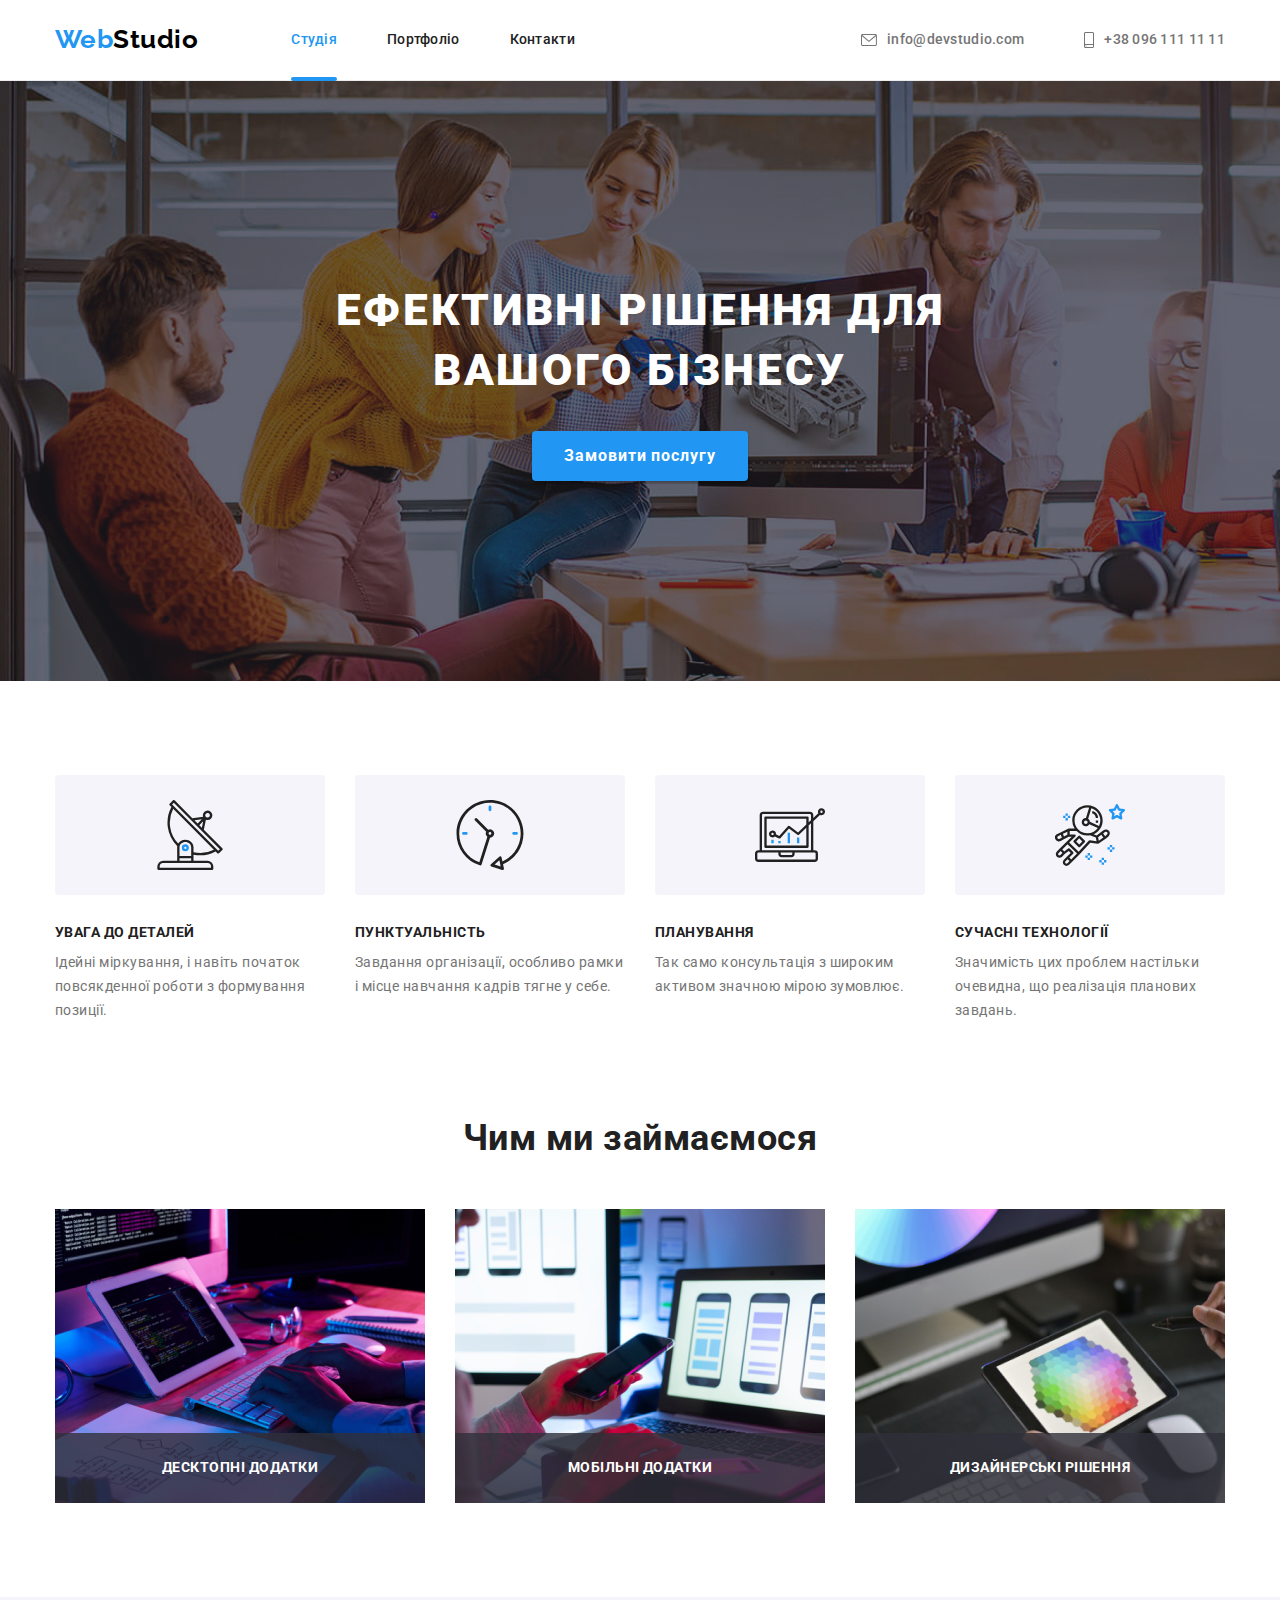
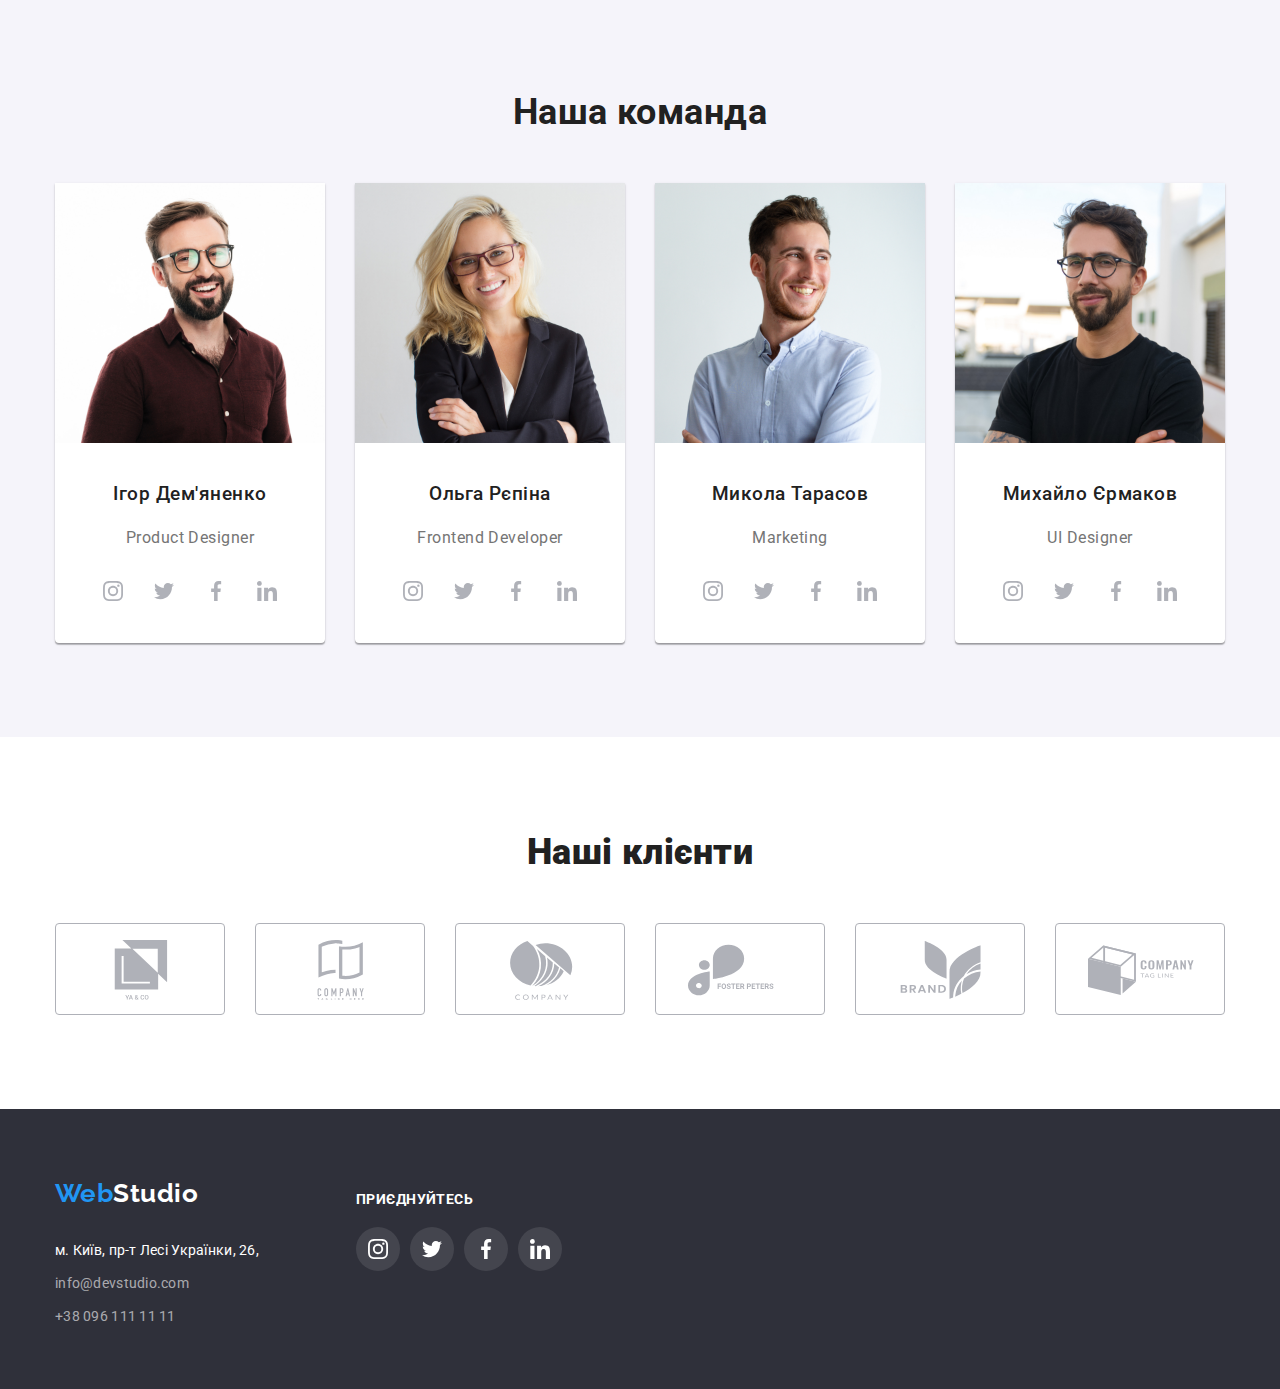
<file: index.html>
<!DOCTYPE html>
<html lang="uk-UA">
  <head>
    <meta charset="UTF-8" />
    <meta http-equiv="X-UA-Compatible" content="IE=edge" />
    <meta name="viewport" content="width=device-width, initial-scale=1.0" />
    <title>Document</title>
    <link rel="preconnect" href="https://fonts.googleapis.com" />
    <link rel="preconnect" href="https://fonts.gstatic.com" crossorigin />
    <link
      href="https://fonts.googleapis.com/css2?family=Raleway:wght@700&family=Roboto:wght@400;500;700;900&display=swap"
      rel="stylesheet"
    />
    <link
      rel="stylesheet"
      href="https://cdnjs.cloudflare.com/ajax/libs/modern-normalize/1.1.0/modern-normalize.min.css"
    />
    <link rel="stylesheet" href="./css/style.css" />
  </head>
  <body>
    <!--Шапка-->
    <header class="header section">
      <div class="nav-flex container">
        <nav class="nav">
          <a class="logo" href="./index.html"
            ><span class="logo-web">Web</span>Studio</a
          >
          <ul class="nav-list list">
            <li class="item">
              <a class="nav-link current" href="./index.html"> Студія </a>
            </li>
            <li class="item">
              <a class="nav-link" href="./portfolio.html"> Портфоліо </a>
            </li>
            <li class="item"><a class="nav-link" href=""> Контакти </a></li>
          </ul>
        </nav>
        <ul class="contacts-list list">
          <li class="item">
            <a class="nav-contacts" href="mailto:info@devstudio.com">
              <svg class="nav-icon" width="16" height="12">
                <use href="./images/sprite.svg#envelope"></use>
              </svg>
              info@devstudio.com</a
            >
          </li>
          <li class="item">
            <a class="nav-contacts" href="tel:+380961111111">
              <svg class="nav-icon" width="10" height="16">
                <use href="./images/sprite.svg#smartphone"></use>
              </svg>
              +38 096 111 11 11
            </a>
          </li>
        </ul>
      </div>
    </header>

    <main>
      <!--Герой-->
      <section class="hero">
        <div class="container">
          <div class="hero-content">
            <h1 class="hero-title">Ефективні рішення для вашого бізнесу</h1>
            <button data-modal-open class="hero-button" type="button">
              Замовити послугу
            </button>
          </div>
        </div>
      </section>

      <!--Переваги -->
      <section class="section advantages">
        <div class="container">
          <h2 class="visually-hidden">Наші переваги</h2>
          <ul class="advantages-list list">
            <li class="item">
              <div class="advantages-content">
                <svg class="advantages-icon" width="70" height="70">
                  <use href="./images/sprite.svg#antenna"></use>
                </svg>
              </div>
              <h3 class="advantages-title">УВАГА ДО ДЕТАЛЕЙ</h3>
              <p class="advantages-text">
                Ідейні міркування, і навіть початок повсякденної роботи з
                формування позиції.
              </p>
            </li>
            <li class="item">
              <div class="advantages-content">
                <svg class="advantages-icon" width="70" height="70">
                  <use href="./images/sprite.svg#clock"></use>
                </svg>
              </div>
              <h3 class="advantages-title">ПУНКТУАЛЬНІСТЬ</h3>
              <p class="advantages-text">
                Завдання організації, особливо рамки і місце навчання кадрів
                тягне у себе.
              </p>
            </li>
            <li class="item">
              <div class="advantages-content">
                <svg class="advantages-icon" width="70" height="70">
                  <use href="./images/sprite.svg#diagram"></use>
                </svg>
              </div>
              <h3 class="advantages-title">ПЛАНУВАННЯ</h3>
              <p class="advantages-text">
                Так само консультація з широким активом значною мірою зумовлює.
              </p>
            </li>
            <li class="item">
              <div class="advantages-content">
                <svg class="advantages-icon" width="70" height="70">
                  <use href="./images/sprite.svg#astronaut"></use>
                </svg>
              </div>
              <h3 class="advantages-title">СУЧАСНІ ТЕХНОЛОГІЇ</h3>
              <p class="advantages-text">
                Значимість цих проблем настільки очевидна, що реалізація
                планових завдань.
              </p>
            </li>
          </ul>
        </div>
      </section>

      <!--Чим ми займаємося-->
      <section class="section activity">
        <div class="container">
          <h2 class="main-title">Чим ми займаємося</h2>
          <ul class="activity-list list">
            <li class="item">
              <img
                class="activity-img"
                src="./images/img1.jpg"
                alt="десктопні додатки"
                width="370"
                height="294"
              />
              <div class="activity-box">
                <p class="activity-title">ДЕСКТОПНІ ДОДАТКИ</p>
              </div>
            </li>
            <li class="item">
              <img
                class="activity-img"
                src="./images/img2.jpg"
                alt="мобільні додатки"
                width="370"
                height="294"
              />
              <div class="activity-box">
                <p class="activity-title">Мобільні додатки</p>
              </div>
            </li>
            <li class="item">
              <img
                class="activity-img"
                src="./images/img3.jpg"
                alt="дизайн"
                width="370"
                height="294"
              />
              <div class="activity-box">
                <p class="activity-title">Дизайнерські рішення</p>
              </div>
            </li>
          </ul>
        </div>
      </section>

      <!--Наша команда-->
      <section class="section team">
        <h2 class="main-title"><span class="underline">Наша</span> команда</h2>
        <div class="container">
          <ul class="team-list list">
            <li class="item">
              <img
                class="team-photo"
                src="./images/product-designer.jpg"
                alt="Продакт менеджер"
                width="270"
              />
              <div class="team-text">
                <h3 class="team-title">Ігор Дем'яненко</h3>
                <p class="team-position">Product Designer</p>
                <ul class="team-links list">
                  <li class="team-icon-border">
                    <a class="team-icon-border" href="#">
                      <svg class="team-icon" width="20" height="20">
                        <use href="./images/sprite.svg#instagram"></use>
                      </svg>
                    </a>
                  </li>
                  <li class="team-icon-border" width="44" height="44">
                    <a class="team-icon-border" href="#">
                      <svg class="team-icon" width="20" height="20">
                        <use href="./images/sprite.svg#twitter"></use>
                      </svg>
                    </a>
                  </li>
                  <li class="team-icon-border">
                    <a class="team-icon-border" href="#">
                      <svg class="team-icon" width="20" height="20">
                        <use href="./images/sprite.svg#facebook"></use>
                      </svg>
                    </a>
                  </li>
                  <li class="team-icon-border">
                    <a class="team-icon-border" href="#">
                      <svg class="team-icon" width="20" height="20">
                        <use href="./images/sprite.svg#linkedin"></use>
                      </svg>
                    </a>
                  </li>
                </ul>
              </div>
            </li>

            <li class="item">
              <img
                class="team-photo"
                src="./images/frontend-developer.jpg"
                alt="Ольга Рєпіна"
                width="270"
              />
              <div class="team-text">
                <h3 class="team-title">Ольга Рєпіна</h3>
                <p class="team-position">Frontend Developer</p>
                <ul class="team-links list">
                  <li class="team-icon-border">
                    <a class="team-icon-border" href="#">
                      <svg class="team-icon" width="20" height="20">
                        <use href="./images/sprite.svg#instagram"></use>
                      </svg>
                    </a>
                  </li>
                  <li class="team-icon-border" width="44" height="44">
                    <a class="team-icon-border" href="#">
                      <svg class="team-icon" width="20" height="20">
                        <use href="./images/sprite.svg#twitter"></use>
                      </svg>
                    </a>
                  </li>
                  <li class="team-icon-border">
                    <a class="team-icon-border" href="#">
                      <svg class="team-icon" width="20" height="20">
                        <use href="./images/sprite.svg#facebook"></use>
                      </svg>
                    </a>
                  </li>
                  <li class="team-icon-border">
                    <a class="team-icon-border" href="#">
                      <svg class="team-icon" width="20" height="20">
                        <use href="./images/sprite.svg#linkedin"></use>
                      </svg>
                    </a>
                  </li>
                </ul>
              </div>
            </li>

            <li class="item">
              <img
                class="team-photo"
                src="./images/marketing.jpg"
                alt="Микола Тарасов"
                width="270"
              />
              <div class="team-text">
                <h3 class="team-title">Микола Тарасов</h3>
                <p class="team-position">Marketing</p>
                <ul class="team-links list">
                  <li class="team-icon-border">
                    <a class="team-icon-border" href="#">
                      <svg class="team-icon" width="20" height="20">
                        <use href="./images/sprite.svg#instagram"></use>
                      </svg>
                    </a>
                  </li>
                  <li class="team-icon-border">
                    <a class="team-icon-border" href="#">
                      <svg class="team-icon" width="20" height="20">
                        <use href="./images/sprite.svg#twitter"></use>
                      </svg>
                    </a>
                  </li>
                  <li class="team-icon-border">
                    <a class="team-icon-border" href="#">
                      <svg class="team-icon" width="20" height="20">
                        <use href="./images/sprite.svg#facebook"></use>
                      </svg>
                    </a>
                  </li>
                  <li class="team-icon-border">
                    <a class="team-icon-border" href="#">
                      <svg class="team-icon" width="20" height="20">
                        <use href="./images/sprite.svg#linkedin"></use>
                      </svg>
                    </a>
                  </li>
                </ul>
              </div>
            </li>

            <li class="item">
              <img
                class="team-photo"
                src="./images/ui-designer.jpg"
                alt="Михайло Єрмаков"
                width="270"
              />
              <div class="team-text">
                <h3 class="team-title">Михайло Єрмаков</h3>
                <p class="team-position">UI Designer</p>
                <ul class="team-links list">
                  <li class="team-icon-border">
                    <a class="team-icon-border" href="#">
                      <svg class="team-icon" width="20" height="20">
                        <use href="./images/sprite.svg#instagram"></use>
                      </svg>
                    </a>
                  </li>
                  <li class="team-icon-border">
                    <a class="team-icon-border" href="#">
                      <svg class="team-icon" width="20" height="20">
                        <use href="./images/sprite.svg#twitter"></use>
                      </svg>
                    </a>
                  </li>
                  <li class="team-icon-border">
                    <a class="team-icon-border" href="#">
                      <svg class="team-icon" width="20" height="20">
                        <use href="./images/sprite.svg#facebook"></use>
                      </svg>
                    </a>
                  </li>
                  <li class="team-icon-border">
                    <a class="team-icon-border" href="#">
                      <svg class="team-icon" width="20" height="20">
                        <use href="./images/sprite.svg#linkedin"></use>
                      </svg>
                    </a>
                  </li>
                </ul>
              </div>
            </li>
          </ul>
        </div>
      </section>

      <!-- Клієнти -->
      <section class="section clients">
        <div class="container">
          <h2 class="main-title"><strong>Наші клієнти</strong></h2>
          <ul class="clients-list list">
            <li class="clients-link">
              <a class="clients-border" href="#">
                <svg class="clients-logo" width="106" height="60">
                  <use href="./images/sprite.svg#logo1"></use>
                </svg>
              </a>
            </li>
            <li class="clients-link">
              <a class="clients-border" href="#">
                <svg class="clients-logo" width="106" height="60">
                  <use href="./images/sprite.svg#logo2"></use>
                </svg>
              </a>
            </li>
            <li class="clients-link">
              <a class="clients-border" href="#">
                <svg class="clients-logo" width="106" height="60">
                  <use href="./images/sprite.svg#logo3"></use>
                </svg>
              </a>
            </li>
            <li class="clients-link">
              <a class="clients-border" href="#">
                <svg class="clients-logo" width="106" height="60">
                  <use href="./images/sprite.svg#logo4"></use>
                </svg>
              </a>
            </li>
            <li class="clients-link">
              <a class="clients-border" href="#">
                <svg class="clients-logo" width="106" height="60">
                  <use href="./images/sprite.svg#logo5"></use>
                </svg>
              </a>
            </li>
            <li class="clients-link">
              <a class="clients-border" href="#">
                <svg class="clients-logo" width="106" height="60">
                  <use href="./images/sprite.svg#logo6"></use>
                </svg>
              </a>
            </li>
          </ul>
        </div>
      </section>
    </main>

    <!--Підвал-->
    <footer class="footer">
      <div class="footer-contacts container">
        <div class="footer-content">
          <a class="logo" href="./index.html"
            ><span class="logo-web">Web</span
            ><span class="logo-studio">Studio</span></a
          >
          <address class="address">
            <a
              href="https://goo.gl/maps/3wDKGsZWBvjscRRt9"
              target="_blank"
              rel="noopener noreferrer nofollow"
              class="address-street"
              >м. Київ, пр-т Лесі Українки, 26,</a
            >
            <a class="address-link" href="mailto:info@devstudio.com"
              >info@devstudio.com</a
            >
            <a class="address-link" href="tel:+380961111111"
              >+38 096 111 11 11</a
            >
          </address>
        </div>
        <div class="footer-icons">
          <p class="footer-text">ПРИЄДНУЙТЕСЬ</p>
          <ul class="footer-links list">
            <li>
              <a class="footer-icon-border" href="#">
                <svg class="footer-icon" width="20" height="20">
                  <use href="./images/sprite.svg#instagram"></use>
                </svg>
              </a>
            </li>
            <li>
              <a class="footer-icon-border" href="#">
                <svg class="footer-icon" width="20" height="20">
                  <use href="./images/sprite.svg#twitter"></use>
                </svg>
              </a>
            </li>
            <li>
              <a class="footer-icon-border" href="#">
                <svg class="footer-icon" width="20" height="20">
                  <use href="./images/sprite.svg#facebook"></use>
                </svg>
              </a>
            </li>
            <li>
              <a class="footer-icon-border" href="#">
                <svg class="footer-icon" width="20" height="20">
                  <use href="./images/sprite.svg#linkedin"></use>
                </svg>
              </a>
            </li>
          </ul>
        </div>
      </div>
    </footer>
    <!-- Модальне вікно -->
    <div class="backdrop is-hidden" data-modal>
      <div class="modal">
        <button class="close-button" data-modal-close>
          <svg class="close-button-img" width="11" height="11">
            <use href="./images/sprite.svg#close"></use>
          </svg>
        </button>
      </div>
    </div>

    <script src="./js/modal.js" type="module"></script>
  </body>
</html>
</file>
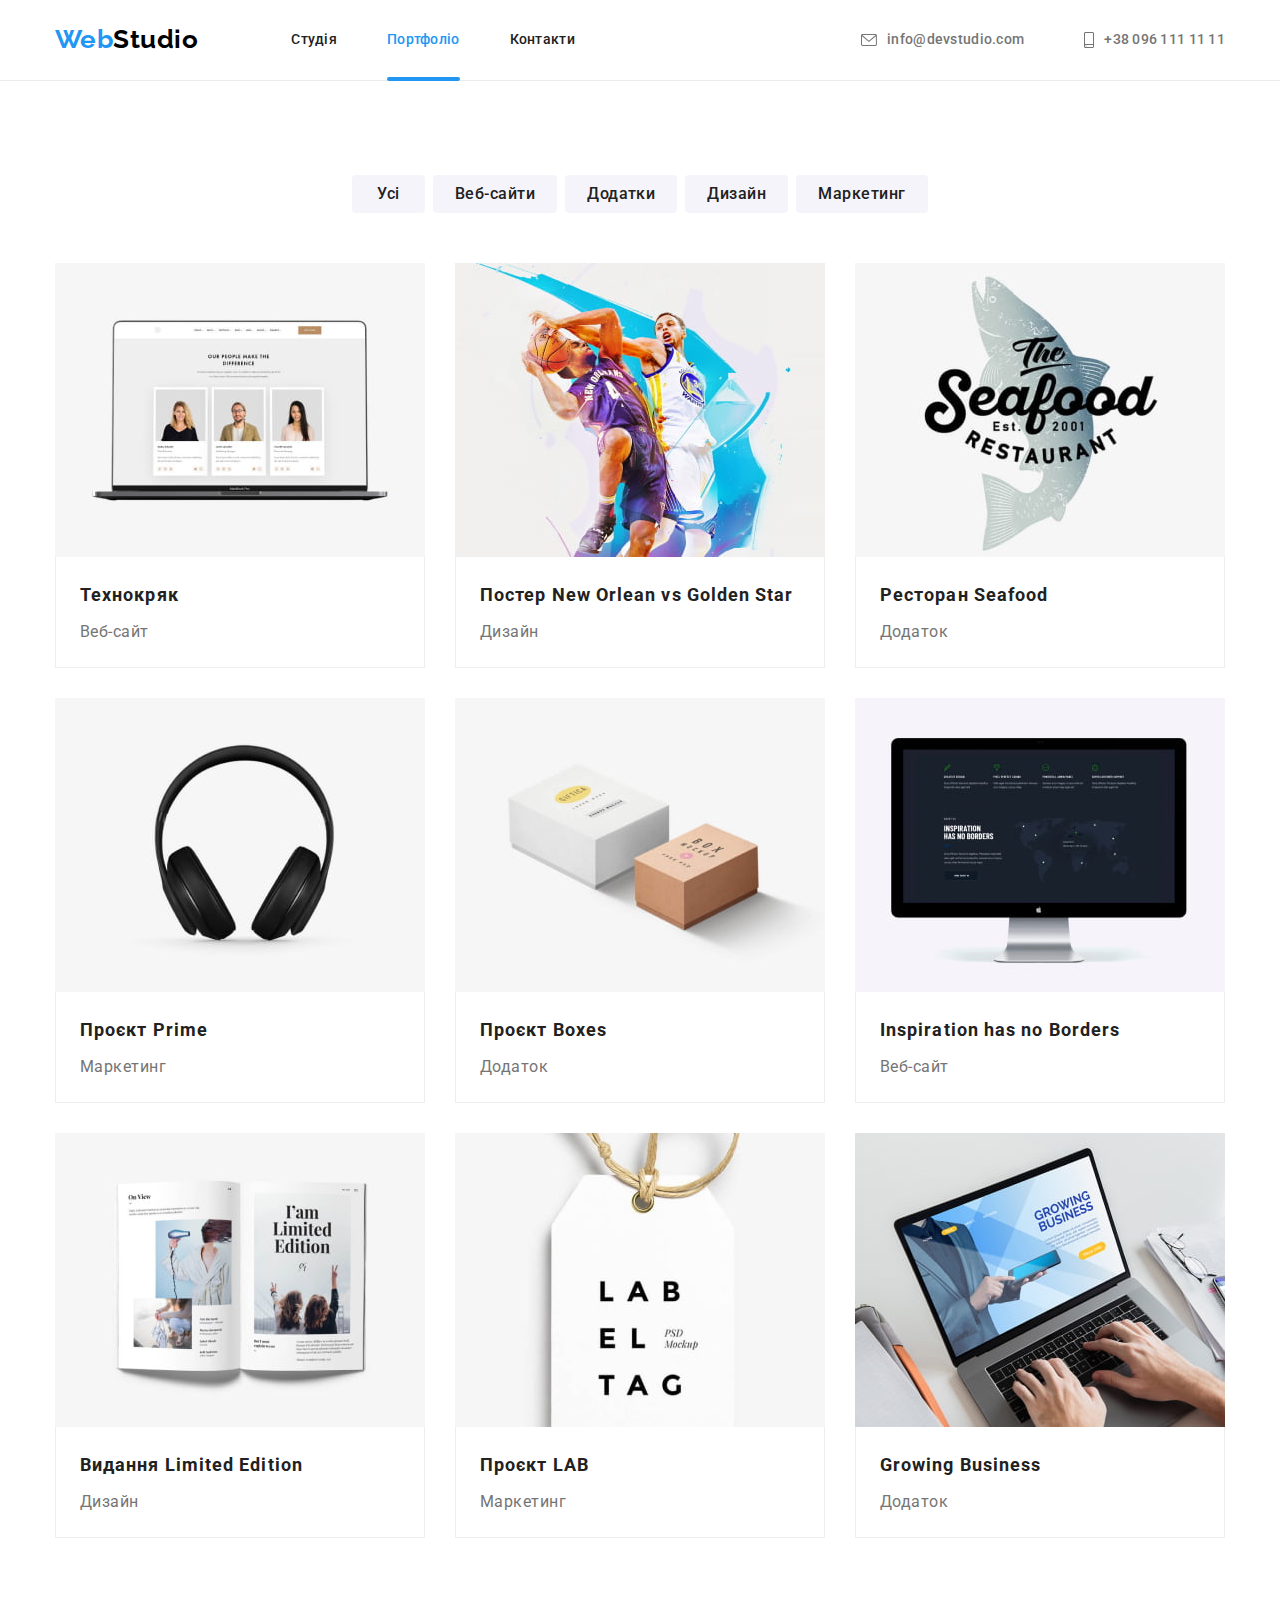
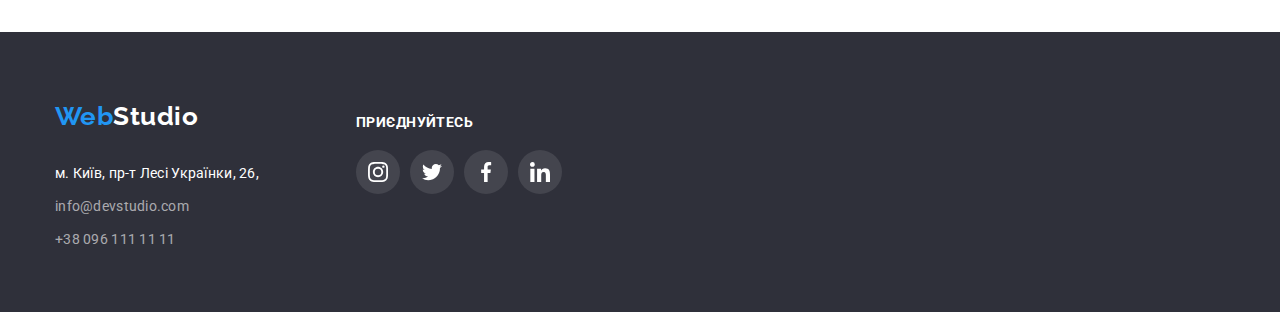
<file: portfolio.html>
<!DOCTYPE html>
<html lang="en">
  <head>
    <meta charset="UTF-8" />
    <meta http-equiv="X-UA-Compatible" content="IE=edge" />
    <meta name="viewport" content="width=device-width, initial-scale=1.0" />
    <title>Document</title>
    <link rel="preconnect" href="https://fonts.googleapis.com" />
    <link rel="preconnect" href="https://fonts.gstatic.com" crossorigin />
    <link
      href="https://fonts.googleapis.com/css2?family=Raleway:wght@700&family=Roboto:wght@400;500;700;900&display=swap"
      rel="stylesheet"
    />
    <link
      rel="stylesheet"
      href="https://cdnjs.cloudflare.com/ajax/libs/modern-normalize/1.1.0/modern-normalize.min.css"
    />
    <link rel="stylesheet" href="./css/style.css" />
  </head>

  <body>
    <header class="header section">
      <div class="nav-flex container">
        <nav class="nav">
          <a class="logo" href="./index.html"
            ><span class="logo-web">Web</span>Studio</a
          >
          <ul class="nav-list list">
            <li class="item">
              <a class="nav-link" href="./index.html"> Студія </a>
            </li>
            <li class="item">
              <a class="nav-link current" href="./portfolio.html">
                Портфоліо
              </a>
            </li>
            <li class="item"><a class="nav-link" href=""> Контакти </a></li>
          </ul>
        </nav>
        <ul class="contacts-list list">
          <li class="item">
            <a class="nav-contacts" href="mailto:info@devstudio.com">
              <svg class="nav-icon" width="16" height="12">
                <use href="./images/sprite.svg#envelope"></use>
              </svg>
              info@devstudio.com</a
            >
          </li>
          <li class="item">
            <a class="nav-contacts" href="tel:+380961111111">
              <svg class="nav-icon" width="10" height="16">
                <use href="./images/sprite.svg#smartphone"></use>
              </svg>
              +38 096 111 11 11
            </a>
          </li>
        </ul>
      </div>
    </header>

    <main>
      <section class="examples section">
        <!-- Навгація -->
        <div class="container">
          <ul class="filter-list list">
            <li class="item">
              <button class="portfolio-button all" type="button">Усі</button>
            </li>
            <li class="item">
              <button class="portfolio-button" type="button">Веб-сайти</button>
            </li>
            <li class="item">
              <button class="portfolio-button" type="button">Додатки</button>
            </li>
            <li class="item">
              <button class="portfolio-button" type="button">Дизайн</button>
            </li>
            <li class="item">
              <button class="portfolio-button" type="button">Маркетинг</button>
            </li>
          </ul>
        </div>
        <!-- Портфоліо -->
        <div class="container">
          <h1 class="visually-hidden">Наші роботи</h1>
          <ul class="examples-list list">
            <li class="item">
              <a class="item-link" href="#">
                <div class="examlples-animation-box">
                  <img
                    class="examples-img"
                    src="./images/projects1.jpg"
                    alt="Приклад сайту"
                    width="370"
                  />
                  <p class="exemplaes-box-content">
                    Ресурс пропонує комплексні пропозиції з різним рівнем
                    функціоналу та сервісів. Все це дозволить відвідувачу
                    отримати вичерпні відомості про компанію чи приватну особу.
                  </p>
                </div>

                <div class="examples-content">
                  <h2 class="portfolio-title">Технокряк</h2>
                  <p class="portfolio-text">Веб-сайт</p>
                </div>
              </a>
            </li>

            <li class="item">
              <a class="item-link" href="#">
                <div class="examlples-animation-box">
                  <img
                    class="examples-img"
                    src="./images/projects2.jpg"
                    alt="Приклад дизайну"
                    width="370"
                  />
                  <p class="exemplaes-box-content">
                    Lorem ipsum dolor sit amet consectetur adipisicing elit.
                    Impedit fuga autem tempore repellat adipisci cum incidunt
                    repudiandae magni quasi assumenda nihil dolorum
                    perspiciatis, quia accusantium optio itaque dolores, ratione
                    voluptatibus!.
                  </p>
                </div>
                <div class="examples-content">
                  <h2 class="portfolio-title">
                    Постер New Orlean vs Golden Star
                  </h2>
                  <p class="portfolio-text">Дизайн</p>
                </div>
              </a>
            </li>

            <li class="item">
              <a class="item-link" href="#">
                <div class="examlples-animation-box">
                  <img
                    class="examples-img"
                    src="./images/projects3.jpg"
                    alt="Приклад додатку ресторану"
                    width="370"
                  />
                  <p class="exemplaes-box-content">
                    Lorem ipsum dolor sit amet consectetur adipisicing elit.
                    Impedit fuga autem tempore repellat adipisci cum incidunt
                    repudiandae magni quasi assumenda nihil dolorum
                    perspiciatis, quia accusantium optio itaque dolores, ratione
                    voluptatibus!.
                  </p>
                </div>

                <div class="examples-content">
                  <h2 class="portfolio-title">Ресторан Seafood</h2>
                  <p class="portfolio-text">Додаток</p>
                </div>
              </a>
            </li>

            <li class="item">
              <a class="item-link" href=""
                ><div class="examlples-animation-box">
                  <img
                    class="examples-img"
                    src="./images/projects4.jpg"
                    alt="Приклад роботи маркетингу"
                    width="370"
                  />
                  <div class="examples-box">
                    <p class="exemplaes-box-content">
                      Lorem ipsum dolor sit amet consectetur adipisicing elit.
                      Impedit fuga autem tempore repellat adipisci cum incidunt
                      repudiandae magni quasi assumenda nihil dolorum
                      perspiciatis, quia accusantium optio itaque dolores,
                      ratione voluptatibus!.
                    </p>
                  </div>
                </div>
                <div class="examples-content">
                  <h2 class="portfolio-title">Проєкт Prime</h2>
                  <p class="portfolio-text">Маркетинг</p>
                </div>
              </a>
            </li>

            <li class="item">
              <a class="item-link" href=""
                ><div class="examlples-animation-box">
                  <img
                    class="examples-img"
                    src="./images/projects5.jpg"
                    alt="Приколад додатку доставки"
                    width="370"
                  />
                  <div class="examples-box">
                    <p class="exemplaes-box-content">
                      Lorem ipsum dolor sit amet consectetur adipisicing elit.
                      Impedit fuga autem tempore repellat adipisci cum incidunt
                      repudiandae magni quasi assumenda nihil dolorum
                      perspiciatis, quia accusantium optio itaque dolores,
                      ratione voluptatibus!.
                    </p>
                  </div>
                </div>
                <div class="examples-content">
                  <h2 class="portfolio-title">Проєкт Boxes</h2>
                  <p class="portfolio-text">Додаток</p>
                </div>
              </a>
            </li>

            <li class="item">
              <a class="item-link" href="">
                <div class="examlples-animation-box">
                  <img
                    class="examples-img"
                    src="./images/projects6.jpg"
                    alt="Приклад сайту відстеження"
                    width="370"
                  />
                  <div class="examples-box">
                    <p class="exemplaes-box-content">
                      Lorem ipsum dolor sit amet consectetur adipisicing elit.
                      Impedit fuga autem tempore repellat adipisci cum incidunt
                      repudiandae magni quasi assumenda nihil dolorum
                      perspiciatis, quia accusantium optio itaque dolores,
                      ratione voluptatibus!.
                    </p>
                  </div>
                </div>
                <div class="examples-content">
                  <h2 class="portfolio-title">Inspiration has no Borders</h2>
                  <p class="portfolio-text">Веб-сайт</p>
                </div>
              </a>
            </li>

            <li class="item">
              <a class="item-link" href="">
                <div class="examlples-animation-box">
                  <img
                    class="examples-img"
                    src="./images/projects7.jpg"
                    alt="Дизайн книги"
                    width="370"
                  />
                  <div class="examples-box">
                    <p class="exemplaes-box-content">
                      Lorem ipsum dolor sit amet consectetur adipisicing elit.
                      Impedit fuga autem tempore repellat adipisci cum incidunt
                      repudiandae magni quasi assumenda nihil dolorum
                      perspiciatis, quia accusantium optio itaque dolores,
                      ratione voluptatibus!.
                    </p>
                  </div>
                </div>
                <div class="examples-content">
                  <h2 class="portfolio-title">Видання Limited Edition</h2>
                  <p class="portfolio-text">Дизайн</p>
                </div>
              </a>
            </li>

            <li class="item">
              <a class="item-link" href="">
                <div class="examlples-animation-box">
                  <img
                    class="examples-img"
                    src="./images/projects8.jpg"
                    alt="Робота маркетингу"
                    width="370"
                  />
                  <div class="examples-box">
                    <p class="exemplaes-box-content">
                      Lorem ipsum dolor sit amet consectetur adipisicing elit.
                      Impedit fuga autem tempore repellat adipisci cum incidunt
                      repudiandae magni quasi assumenda nihil dolorum
                      perspiciatis, quia accusantium optio itaque dolores,
                      ratione voluptatibus!.
                    </p>
                  </div>
                </div>
                <div class="examples-content">
                  <h2 class="portfolio-title">Проєкт LAB</h2>
                  <p class="portfolio-text">Маркетинг</p>
                </div>
              </a>
            </li>

            <li class="item">
              <a class="item-link" href="">
                <div class="examlples-animation-box">
                  <img
                    class="examples-img"
                    src="./images/projects9.jpg"
                    alt="Додаток бізнесу"
                    width="370"
                  />
                  <div class="examples-box">
                    <p class="exemplaes-box-content">
                      Lorem ipsum dolor sit amet consectetur adipisicing elit.
                      Impedit fuga autem tempore repellat adipisci cum incidunt
                      repudiandae magni quasi assumenda nihil dolorum
                      perspiciatis, quia accusantium optio itaque dolores,
                      ratione voluptatibus!.
                    </p>
                  </div>
                </div>

                <div class="examples-content">
                  <h2 class="portfolio-title">Growing Business</h2>
                  <p class="portfolio-text">Додаток</p>
                </div>
              </a>
            </li>
          </ul>
        </div>
      </section>
    </main>

    <footer class="footer">
      <div class="footer-contacts container">
        <div class="footer-content">
          <a class="logo" href="./index.html"
            ><span class="logo-web">Web</span
            ><span class="logo-studio">Studio</span></a
          >
          <address class="address">
            <a
              href="https://goo.gl/maps/3wDKGsZWBvjscRRt9"
              target="_blank"
              rel="noopener noreferrer nofollow"
              class="address-street"
              >м. Київ, пр-т Лесі Українки, 26,</a
            >
            <a class="address-link" href="mailto:info@devstudio.com"
              >info@devstudio.com</a
            >
            <a class="address-link" href="tel:+380961111111"
              >+38 096 111 11 11</a
            >
          </address>
        </div>
        <div class="footer-icons">
          <p class="footer-text">ПРИЄДНУЙТЕСЬ</p>
          <ul class="footer-links list">
            <li>
              <a class="footer-icon-border" href="#">
                <svg class="footer-icon" width="20" height="20">
                  <use href="./images/sprite.svg#instagram"></use>
                </svg>
              </a>
            </li>
            <li>
              <a class="footer-icon-border" href="#">
                <svg class="footer-icon" width="20" height="20">
                  <use href="./images/sprite.svg#twitter"></use>
                </svg>
              </a>
            </li>
            <li>
              <a class="footer-icon-border" href="#">
                <svg class="footer-icon" width="20" height="20">
                  <use href="./images/sprite.svg#facebook"></use>
                </svg>
              </a>
            </li>
            <li>
              <a class="footer-icon-border" href="#">
                <svg class="footer-icon" width="20" height="20">
                  <use href="./images/sprite.svg#linkedin"></use>
                </svg>
              </a>
            </li>
          </ul>
        </div>
      </div>
    </footer>
  </body>
</html>
</file>
<file: css/style.css>
/* colors 
main color:  #212121;
second color:  #757575;
accent:  #2196f3;*/

:root {
  --small-texts: #757575;
  --accent-color: #2196f3;
  --white-text: #ffffff;
  --icons-color: #afb1b8;
}

body {
  /* background-color: #f5f5f5; */
  color: #212121;
  font-family: Roboto, sans-serif;
  font-weight: 700;
  font-size: 16px;
  letter-spacing: 0.03em;
}

a {
  text-decoration: none;
}

.list {
  margin-top: 0;
  margin-bottom: 0;
  padding: 0;

  list-style: none;
}

.container {
  margin-right: auto;
  margin-left: auto;
  width: 1200px;
  padding-left: 15px;
  padding-right: 15px;
}

.section {
  padding-top: 94px;
  padding-bottom: 94px;
}

h1,
h2,
h3,
h4,
h5,
h6,
p {
  margin-top: 0;
  margin-bottom: 0;
}

/* Header */

.header {
  padding-bottom: 0;
  padding-top: 0;
  border-bottom: 1px solid #ececec;
}

/* Navigation */

.nav-flex,
.nav {
  display: flex;
  align-items: center;
}

.nav-list {
  display: flex;
  padding-left: 0;
  margin-left: 93px;
}

.nav-list > .item {
  position: relative;
}

.nav-link.current::after {
  position: absolute;
  content: "";
  width: 100%;
  height: 4px;
  background: #2196f3;
  border-radius: 2px;
  top: 96%;
  left: 0;
}

.nav-list > .item + .item {
  margin-left: 50px;
}

.contacts-list {
  display: flex;
  padding-left: 0;
  margin-left: auto;
}

.contacts-list > .item + .item {
  margin-left: 50px;
}

.contacts-list > .item {
  display: flex;
  align-items: center;
}

.nav-contacts {
  display: flex;
  align-items: center;

  margin-left: 10px;
  padding-top: 32px;
  padding-bottom: 32px;

  color: var(--small-texts);
  letter-spacing: 0.02em;
  font-weight: 500;
  font-size: 14px;
  line-height: 1.14;

  transition: color 250ms cubic-bezier(0.4, 0, 0.2, 1);
}

.nav-icon {
  fill: var(--small-texts);
  margin-right: 10px;
}

.nav-contacts:hover .nav-icon {
  fill: var(--accent-color);
}

.nav-contacts:focus .nav-icon {
  fill: var(--accent-color);
}

.logo {
  color: #000000;
  font-family: Raleway, sans-serif;
  font-size: 26px;
  line-height: 1.92;
}

.nav-link {
  display: block;
  margin-left: 0;
  padding-bottom: 32px;
  padding-top: 32px;

  color: #212121;
  letter-spacing: 0.02em;
  font-weight: 500;
  font-size: 14px;
  line-height: 1.14;

  transition: color 250ms cubic-bezier(0.4, 0, 0.2, 1);
}

.nav-link:hover,
.nav-link:focus,
.nav-contacts:hover,
.nav-contacts:focus,
.address-link:hover,
.address-link:focus,
.address-street:hover,
.address-street:focus,
.logo-web,
.current {
  color: var(--accent-color);
}

.advantages-text,
.team-position,
.portfolio-text {
  color: var(--small-texts);
}

.address-link {
  color: rgba(255, 255, 255, 0.6);
  transition: color 250ms cubic-bezier(0.4, 0, 0.2, 1);
}

/* Hero */

.hero-title {
  margin-right: auto;
  margin-left: auto;
  width: 696px;
  font-weight: 900;
  font-size: 44px;
  line-height: 1.36;
  text-align: center;
  letter-spacing: 0.06em;
  text-transform: uppercase;
  margin-bottom: 30px;
  color: var(--white-text);
}

.hero-button {
  display: flex;
  margin-left: auto;
  margin-right: auto;
  border: none;
  padding: 10px 32px;
  min-width: 216px;

  font-family: inherit;
  font-size: 16px;
  cursor: pointer;
  font-weight: 700;
  line-height: 1.88;
  align-items: center;
  text-align: center;
  letter-spacing: 0.06em;
  border-radius: 4px;
}

.hero-content {
  padding-top: 200px;
  padding-bottom: 200px;
}

.hero {
  margin-right: auto;
  margin-left: auto;
  padding-top: 0;
  display: block;
  max-width: 1600px;
  height: 600px;
  background-color: #000000;
  background-image: linear-gradient(
      to right,
      rgba(47, 48, 58, 0.4),
      rgba(47, 48, 58, 0.4)
    ),
    url(../images/background-hero.jpg);

  background-size: cover;
  background-repeat: no-repeat;
}

.portfolio-button:hover,
.hero-button,
.logo-studio,
.address,
.address-street {
  color: var(--white-text);
}

/* Modal */

.backdrop {
  position: fixed;
  top: 0;
  left: 0;
  width: 100%;
  height: 100%;
  background-color: rgba(0, 0, 0, 0.2);
  opacity: 1;
  transition: opacity 550ms cubic-bezier(0.4, 0, 0.2, 1);
}

.backdrop.is-hidden {
  opacity: 0;
  pointer-events: none;
}

.backdrop.is-hidden .modal {
  transform: translate(-50%, -50%) scale(1.5);
  transition: transform 550ms cubic-bezier(0.4, 0, 0.2, 1);
}

.modal {
  position: absolute;
  top: 50%;
  left: 50%;

  width: 528px;
  height: 581px;
  border-radius: 4px;
  background-color: #ffffff;
  transform: translate(-50%, -50%) scale(1);
  transition: transform 550ms cubic-bezier(0.4, 0, 0.2, 1);
}

.close-button {
  position: absolute;
  top: 8px;
  right: 8px;
  border-radius: 50%;
  width: 30px;
  height: 30px;
  background: #ffffff;
  border: 1px solid rgba(0, 0, 0, 0.1);
  cursor: pointer;
}

.close-button-img {
  /* position: absolute;
  top: 50%;
  left: 50%;
  transform: translate(-50%, -50%); */
}

/* Advantages */

.visually-hidden {
  position: absolute;
  white-space: nowrap;
  width: 1px;
  height: 1px;
  overflow: hidden;
  border: 0;
  padding: 0;
  clip: rect(0 0 0 0);
  clip-path: inset(50%);
  margin: -1px;
}

.advantages-list {
  display: flex;
  padding-left: 0;
}

.advantages-list > .item + .item {
  margin-left: 30px;
}

.advantages-list > .item {
  width: 270px;
}

.advantages-content {
  padding: 25px 100px;
  margin-bottom: 30px;
  width: 270px;
  height: 120px;
  background-color: #f5f4fa;
  border-radius: 4px;
}

.advantages-title {
  font-size: 14px;
  line-height: 1.14;
  text-transform: uppercase;
  margin-bottom: 10px;
}

.advantages-text {
  font-weight: 400;
  font-size: 14px;
  line-height: 1.71;
}

/* What are we doing, activity */

.activity {
  padding-top: 0;
}

.activity-list,
.team-list {
  display: flex;
  padding-left: 0;
}

.activity-img {
  display: block;
}

.activity-list > .item + .item {
  margin-left: 30px;
}

.activity-list > .item {
  position: relative;
  height: fit-content;
}

.activity-title {
  position: absolute;
  top: 50%;
  left: 50%;
  transform: translate(-50%, -50%);

  font-size: 14px;
  line-height: 1.14;
  text-transform: uppercase;
  color: var(--white-text);
}

.activity-box {
  position: absolute;
  bottom: 0;
  left: 0;
  background-color: rgba(47, 48, 58, 0.8);
  width: 100%;
  height: 70px;
}

.main-title {
  font-size: 36px;
  line-height: 1.17;
  text-align: center;
  margin-bottom: 50px;
}

/* Team */

.team-list > .item + .item {
  margin-left: 30px;
}

.team-list > .item {
  background-color: #ffffff;
  box-shadow: 0px 1px 3px rgba(0, 0, 0, 0.12), 0px 1px 1px rgba(0, 0, 0, 0.14),
    0px 2px 1px rgba(0, 0, 0, 0.2);
  border-radius: 0px 0px 4px 4px;
}

.team-title {
  font-weight: 500;
  line-height: 1.9;
  margin-bottom: 10px;
  text-align: center;
}

.team-position {
  font-weight: 400;
  line-height: 1.9;
  text-align: center;
}

.team,
.portfolio-button {
  background-color: #f5f4fa;
}

.team-photo {
  margin-bottom: 30px;
}

.team-links {
  display: flex;
  justify-content: space-around;
  padding: 16px 32px 30px 32px;
}

.team-icon {
  fill: var(--icons-color);
  transition: fill 250ms cubic-bezier(0.4, 0, 0.2, 1);
}

.team-icon-border {
  display: flex;
  justify-content: space-around;
  align-items: center;
  width: 44px;
  height: 44px;
  border-radius: 50%;
  transition: background-color 250ms cubic-bezier(0.4, 0, 0.2, 1);
}

.team-icon-border:hover .team-icon,
.team-icon-border:focus .team-icon {
  fill: var(--white-text);
}

.team-icon-border:hover,
.team-icon-border:focus {
  background-color: var(--accent-color);
}

/* Clients */

.clients-list {
  display: flex;
  justify-content: space-between;
}

.clients-border {
  display: block;
  padding: 16px 32px;
  width: 170px;
  height: 92px;
  border-radius: 4px;
  border: 1px solid var(--icons-color);
  transition: fill 250ms cubic-bezier(0.4, 0, 0.2, 1);
}

.clients-logo {
  fill: var(--icons-color);
  transition: fill 250ms cubic-bezier(0.4, 0, 0.2, 1);
}

.clients-border:hover .clients-logo {
  fill: var(--accent-color);
}

.clients-border:focus .clients-logo {
  fill: var(--accent-color);
}

.clients-border:hover {
  border-color: var(--accent-color);
}

.clients-border:focus {
  border-color: var(--accent-color);
}

/* Portfolio page */

.filter {
  padding-bottom: 0;
}

.filter-list {
  display: flex;
  padding-left: 0;
  margin-bottom: 50px;
  justify-content: center;
}

.filter-list > .item + .item {
  margin-left: 8px;
}

.portfolio-button:hover,
.hero-button {
  background-color: var(--accent-color);
  box-shadow: 0px 3px 1px rgba(0, 0, 0, 0.1), 0px 1px 2px rgba(0, 0, 0, 0.08),
    0px 2px 2px rgba(0, 0, 0, 0.12);
  border-radius: 4px;
}

.portfolio-button:focus,
.hero-button {
  background-color: var(--accent-color);
  box-shadow: 0px 3px 1px rgba(0, 0, 0, 0.1), 0px 1px 2px rgba(0, 0, 0, 0.08),
    0px 2px 2px rgba(0, 0, 0, 0.12);
  border-radius: 4px;
  color: var(--white-text);
}

.portfolio-button {
  padding: 6px 22px;
  font-weight: 500;
  line-height: 1.62;
  border: none;
  border-radius: 4px;
  color: #212121;

  transition: background-color 250ms cubic-bezier(0.4, 0, 0.2, 1),
    color 250ms cubic-bezier(0.4, 0, 0.2, 1),
    box-shadow 250ms cubic-bezier(0.4, 0, 0.2, 1);
}

.all {
  padding-left: 25px;
  padding-right: 25px;
}

.examples-content {
  padding: 20px 24px;
  border: 1px solid #eeeeee;
  border-top: none;
}

.portfolio-title {
  margin-bottom: 4px;
  font-size: 18px;
  line-height: 2;
  letter-spacing: 0.06em;
  color: #212121;
}

.portfolio-text {
  font-weight: 400;
  line-height: 1.88;
  color: var(--small-texts);
}

.examples-list {
  padding: 0;
  margin: 0;

  list-style: none;

  display: flex;
  flex-wrap: wrap;

  gap: 30px;
}

.examples-item {
  flex-basis: calc((100% - 60px) / 3);
}

.examples-list > .item:hover {
  background: #ffffff;
  box-shadow: 0px 1px 1px rgba(0, 0, 0, 0.12), 0px 4px 4px rgba(0, 0, 0, 0.06),
    1px 4px 6px rgba(0, 0, 0, 0.16);
}

.examples-list > .item {
  transition: box-shadow 250ms cubic-bezier(0.4, 0, 0.2, 1);
}

.examples-list > .item:focus {
  background: #ffffff;
  box-shadow: 0px 1px 1px rgba(0, 0, 0, 0.12), 0px 4px 4px rgba(0, 0, 0, 0.06),
    1px 4px 6px rgba(0, 0, 0, 0.16);
}

.examples-img {
  display: block;
}

.item-link {
  position: relative;
}

.exemplaes-box-content {
  position: absolute;
  padding: 63px 24px;
  opacity: 0.9;

  width: 100%;
  height: 294px;
  background-color: var(--accent-color);

  font-weight: 400;
  font-size: 18px;
  line-height: 1.56;
  color: var(--white-text);

  transition: transform 250ms cubic-bezier(0.4, 0, 0.2, 1);
}

.item-link:hover .exemplaes-box-content,
.item-link:focus .exemplaes-box-content {
  transform: translateY(-100%);
}

.examlples-animation-box {
  position: relative;
  overflow: hidden;
}

/* Buttons */

.portfolio-button {
  cursor: pointer;
  font-size: 16px;
  font-family: inherit;
  letter-spacing: 0.03em;
}

/* Footer */

.footer {
  background-color: #2f303a;
  padding-top: 60px;
  padding-bottom: 60px;
}

.footer-contacts {
  display: flex;
  align-items: center;
}

.footer-text {
  color: var(--white-text);
}

.address {
  margin-top: 20px;
  display: flex;
  flex-direction: column;
  width: 231px;

  font-style: normal;
  letter-spacing: 0.02em;
  font-weight: 400;
  font-size: 14px;
  line-height: 1.71;
}

.address {
  row-gap: 9px;
}

.address-street {
  transition: color 250ms cubic-bezier(0.4, 0, 0.2, 1);
}

.footer-icons {
  margin-left: 70px;
}

.footer-links {
  display: flex;
  justify-content: space-between;
  width: 206px;
  height: 80px;
}

.footer-text {
  margin-bottom: 20px;
  font-style: normal;
  font-weight: 700;
  font-size: 14px;
  line-height: 16px;
  letter-spacing: 0.03em;
}

.footer-icon-border {
  display: flex;
  justify-content: space-around;
  align-items: center;
  width: 44px;
  height: 44px;
  border-radius: 50%;
  background-color: rgba(255, 255, 255, 0.1);
  transition: background-color 250ms cubic-bezier(0.4, 0, 0.2, 1);
}

.footer-icon {
  fill: var(--white-text);
}

.footer-icon-border:hover .footer-icon {
  fill: var(--white-text);
}

.footer-icon-border:hover {
  background-color: var(--accent-color);
}

.footer-icon-border:focus .team-icon {
  fill: var(--white-text);
}

.footer-icon-border:focus {
  background-color: var(--accent-color);
}

/* test */
</file>
